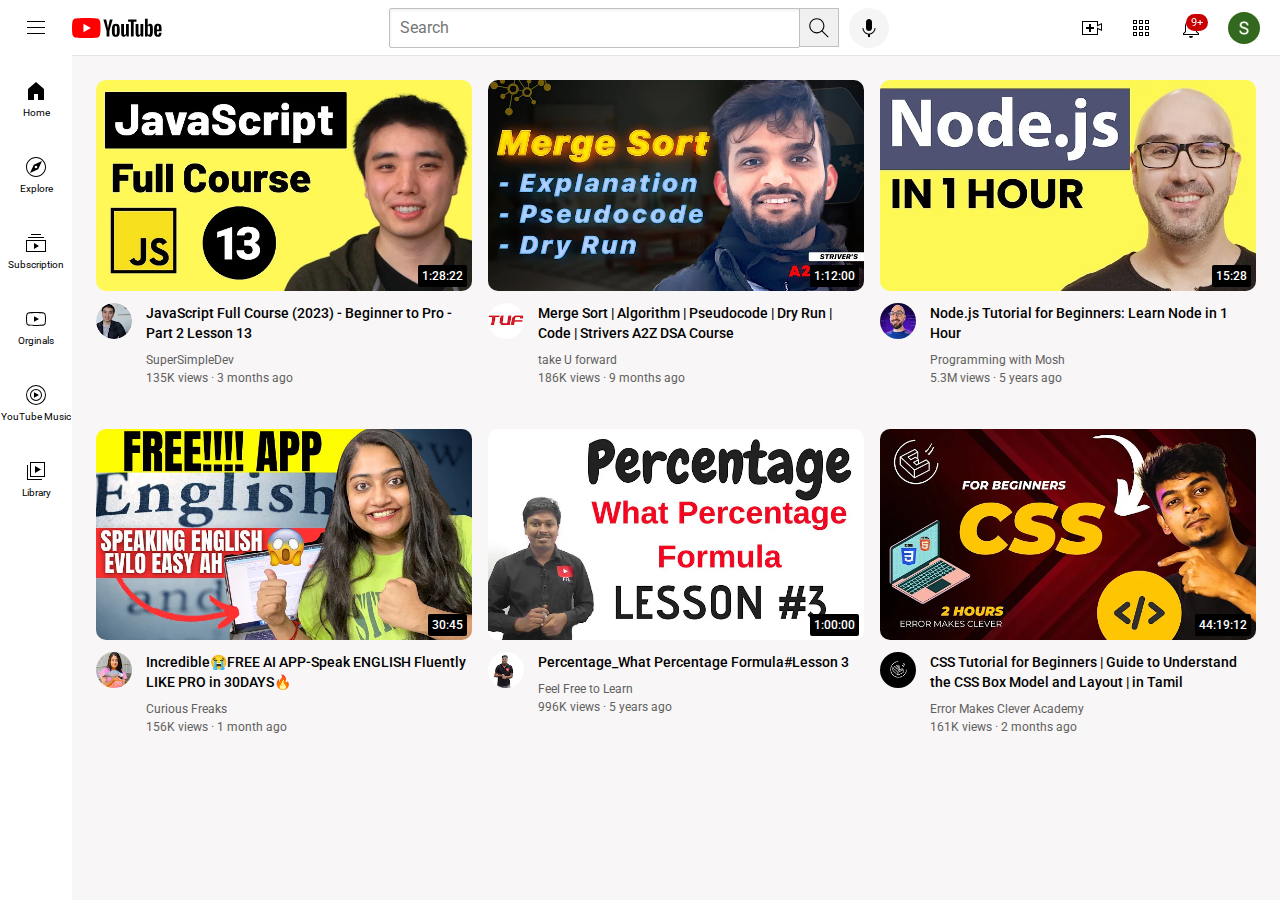
<file: index.html>
<!DOCTYPE html>
<html>
    <head>
        <link rel="preconnect" href="https://fonts.googleapis.com">
        <link rel="preconnect" href="https://fonts.gstatic.com" crossorigin>
        <link href="https://fonts.googleapis.com/css2?family=Roboto:wght@100;300;400;500;700&display=swap" rel="stylesheet"><title>Youtube.com</title>
    <link rel="stylesheet" href="css/genral.css">
    <link rel="stylesheet" href="css/header.css">
    <link rel="stylesheet" href="css/video.css">
    <link rel="stylesheet" href="css/sidebar.css">
    
    </head>
    <body>
        <div class="header"> 
            <div class="left-section">
               <img class="hamburger" src="icons/hamburger.svg">
               <img class="logo" src="icons/youtube-logo.svg">
            </div>
            <div class="middle-section">
                <input class="search-bar" type="text" placeholder="Search">
                <button class="search-button">
                    <img class="search-icon" src="icons/Search.svg">
                    <div class="tooltip">Search</div>
                </button>
                <button class="voice-button">
                    <img class="voice-search" src="icons/voice-search.svg">
                    <div class="tooltip">Search with your voice</div>
                </button>
            </div>
            <div class="right-section">
                <div class="upload-icon-container">
                    <img class="upload-icon" src="icons/upload.svg">
                    <div class="tooltip">create</div>
                </div>
              <div class="youtube-app-icon-container">
                <img class="youtube-app-icon" src="icons/youtube-app.svg">
                <div class="tooltip">YouTube App</div>
              </div>
              
              <div class="notifications-icon-container">
                <img class="notification-icon" src="icons/notification.svg">
                <div class="notification-count">9+</div>
                <div class="tooltip">Notifications</div>
              </div>
              <img class="logo-icon" src="icons/logo.jpg">
            </div>  
        </div>
       <div class="sidebar">
         <div class="sidebar-link">
            <img src="icons/home.svg"><div>Home</div>
         </div>
         <div class="sidebar-link">
            <img src="icons/explore.svg"><div>Explore</div>
         </div>
         <div class="sidebar-link">
            <img src="icons/subscription.svg"><div>Subscription</div>
         </div>
         <div class="sidebar-link">
            <img src="icons/orginals.svg"><div>Orginals</div>
         </div>
         <div class="sidebar-link">
            <img src="icons/youtube-music.svg"><div>YouTube Music</div>
         </div>
         <div class="sidebar-link">
            <img src="icons/library.svg"><div>Library</div>
         </div>

       </div>
       

        <div class="video-grid">
           
            <div class="video-preview">
                <div class="thumbnail-row">
                    <img class="thumbnail" src="Thumbnail/img1.webp">
                    <div class="video-time">1:28:22</div>
                </div>
                <div class="video-info-grid">
                    <div class="channel-picture">
                        <img class="profile-picture" src="Thumbnail/p_1.jpg">
                    </div>
                    <div class="video-info">
                        <p class="title"> JavaScript Full Course (2023) - Beginner to Pro - Part 2 Lesson 13</p> 
                        <p class="channel">SuperSimpleDev</p>
                        <P class="views">135K views &#183; 3 months ago</P>
                    </div>
                </div>
            </div>
            
            <div class="video-preview">
                <div class="thumbnail-row">
                    <img class="thumbnail" src="Thumbnail/img2.webp">
                    <div class="video-time">1:12:00</div>
                </div>
                <div class="video-info-grid">
                    <div class="channel-picture">
                        <img class="profile-picture" src="Thumbnail/logo_2.jpg">
                    </div>
                    <div class="video-info">
                        <p class="title"> Merge Sort | Algorithm | Pseudocode | Dry Run | Code | Strivers A2Z DSA Course</p> 
                        <p class="channel">take U forward</p>
                        <P class="views">186K views &#183; 9 months ago</P>
                    </div>
                </div>
            </div>
        
            <div class="video-preview">
                <div class="thumbnail-row">
                    <img class="thumbnail" src="Thumbnail/img3.webp">
                    <div class="video-time">15:28</div>
                </div>
                <div class="video-info-grid">
                    <div class="channel-picture">
                        <img class="profile-picture" src="Thumbnail/logo_3.jpg">
                    </div>
                    <div class="video-info">
                        <p class="title"> Node.js Tutorial for Beginners: Learn Node in 1 Hour</p> 
                        <p class="channel">Programming with Mosh</p>
                        <P class="views">5.3M views &#183; 5 years ago</P>
                    </div>
                </div>
            </div>
            <div class="video-preview">
                <div class="thumbnail-row">
                    <img class="thumbnail" src="Thumbnail/img5.webp">
                    <div class="video-time">30:45</div>
                </div>
                <div class="video-info-grid">
                    <div class="channel-picture">
                        <img class="profile-picture" src="Thumbnail/logo_5.jpg">
                    </div>
                    <div class="video-info">
                        <p class="title"> Incredible😭FREE AI APP-Speak ENGLISH Fluently LIKE PRO in 30DAYS🔥</p> 
                        <p class="channel">Curious Freaks</p>
                        <P class="views">156K views &#183; 1 month ago</P>
                    </div>
                </div>
            </div>

            <div class="video-preview">
                <div class="thumbnail-row">
                    <img class="thumbnail" src="Thumbnail/img4.webp">
                    <div class="video-time">1:00:00</div>
                </div>
                <div class="video-info-grid">
                    <div class="channel-picture">
                        <img class="profile-picture" src="Thumbnail/logo_4.jpg">
                    </div>
                    <div class="video-info">
                        <p class="title">Percentage_What Percentage Formula#Lesson 3</p> 
                        <p class="channel">Feel Free to Learn</p>
                        <P class="views">996K views &#183; 5 years ago</P>
                    </div>
                </div>
            </div>

            <div class="video-preview">
                <div class="thumbnail-row">
                    <img class="thumbnail" src="Thumbnail/img6.webp">
                    
                    <div class="video-time">44:19:12</div>
                </div>
                <div class="video-info-grid">
                    <div class="channel-picture">
                        <img class="profile-picture" src="Thumbnail/logo_6.jpg">
                    </div>
                    <div class="video-info">
                        <p class="title">CSS Tutorial for Beginners | Guide to Understand the CSS Box Model and Layout | in Tamil</p> 
                        <p class="channel">Error Makes Clever Academy</p>
                        <P class="views">161K views &#183; 2 months ago</P>
                    </div>
                </div>
            </div>
        </div>


    </body>
</html>
</file>
<file: css/genral.css>
p{
    margin-top: 0px;
    margin-bottom: 0px;
    font-family: Roboto,Arial;
}
body{
    margin: 0;
    padding-top: 80px;
    padding-left: 96px;
    padding-right: 24px;
    background-color: rgb(248, 246, 246);
}
</file>
<file: css/header.css>
.header{
    display: flex;
    flex-direction: row;
    height: 55px;
    justify-content: space-between;
    position: fixed;
    top: 0;
    left: 0;
    right: 0;
    background-color: white;
    border-bottom-width: 1px;
    border-bottom-style: solid;
    border-bottom-color: rgb(228,228,228);
    z-index: 100;
 }
 .left-section{
    
    display: flex;
    align-items: center;
 }
 .hamburger{
    height: 24px;
    margin-left: 24px;
    margin-right: 24px;

 }
 .logo{
    height: 20px;
 }
 .middle-section{
    
    flex: 1;
    margin-left: 70px;
    margin-right: 35px;
    max-width: 500px;
    display: flex;
    flex-direction: row;
    align-items: center;
 }
 .search-bar{
   width: 0;
    flex: 1;
    height: 36px;
    padding-left: 10px;
    font-size: 16px;
    border-width: 1px;
    border-style: solid;
    border-color: rgb(192, 192, 192);
    border-radius: 2px;
    box-shadow: inset 1px 2px 3px rgba(0,0,0,0.05);
 }
 
 .search-bar::placeholder{
    font-family: Roboto,Arial;
    font-size: 16px;
 }
 .Search{
   
    height: 25px;
 }
 .search-button{
   height: 39px;
   width: 40px;
   background-color: rgb(240,240,240);
   border-width: 1px;
   border-style: solid;
   border-color: rgb(192, 192, 192);
   margin-left: -1px;
   margin-right: 10px;   
 }
 .search-button,.voice-button,.upload-icon-container,
 .youtube-app-icon-container,
 .notifications-icon-container{
  position: relative;
  display: flex;
  justify-content: center;
  align-items: center;
 }
 .search-button .tooltip,
 .voice-button .tooltip, .upload-icon-container .tooltip,
 .notifications-icon-container .tooltip,
 .youtube-app-icon-container .tooltip {
  position: absolute;
  background-color: gray;
  color: white;
  padding: 4px 8px 4px 8px;
  border-radius: 2px;
  font-size: 12px;
  bottom: -30px;
  opacity: 0;
  transition: opacity 0.15s;
  pointer-events: none;
  white-space: nowrap;
  font-family: Roboto,Arial;
 }
 .search-button:hover .tooltip,
 .voice-button:hover .tooltip, .upload-icon-container:hover .tooltip,
 .notifications-icon-container:hover .tooltip,
 .youtube-app-icon-container:hover .tooltip{
  opacity: 1;
 }
 
 .voice-button{
   height: 40px;
   width: 40px;
   border-radius: 20px;
   border: none;
   background-color: rgb(245,245,245);
    
 }
 .voice-search{
   height: 24px;

  
}
 .right-section{
   margin-right: 20px;
    width: 180px;
    display: flex;
    align-items: center;
   justify-content: space-between;
   flex-shrink: 0;
 }
 .upload-icon{
   height: 24px;
 }
 .youtube-app-icon{
   height: 24px;
 }
 .notification-icon {
  height: 24px;
}

.notifications-icon-container {
  position: relative;
}

.notification-count {
  position: absolute;
  top: -2px;
  right: -5px;
  background-color: rgb(200, 0, 0);
  color: white;
  font-family: Roboto, Arial;
  font-size: 11px;
  padding-left: 5px;
  padding-right: 5px;
  padding-top: 2px;
  padding-bottom: 2px;
  border-radius: 10px;
}
 .logo-icon{
   height: 32px;
   border-radius: 16px;
 }
</file>
<file: css/video.css>
.video-grid{
    display: grid;
    grid-template-columns: 1fr 1fr 1fr;
    column-gap: 16px;
    row-gap: 40px;
}
.thumbnail-row{
    margin-bottom: 8px;
   position: relative;
}
.thumbnail{
    width: 100%;
    border-radius: 10px;
}
.video-info-grid{
    display: grid;
    grid-template-columns: 50px 1fr ;
}
.profile-picture{
    width: 36px;
    border-radius:50px;
}
.title{
    font-size: 14px;
    font-weight: 500;
    line-height: 20px;
    margin-bottom: 10px;
}
.channel,.views{
    font-size:12px;
    color: rgb(96, 96, 96);
    margin-bottom: 4px;
 }
 .video-time{
    font-family: Roboto,Arial;
    font-size: 12px;
    font-weight: 500;
    padding: 4px 4px 4px 4px;
    border-radius: 2px;
    background-color: black;
    color: white;
    position: absolute;
    bottom: 8px;
    right: 5px;
 }
</file>
<file: css/sidebar.css>
.sidebar{
    position: fixed;
    left: 0;
    bottom: 0;
    top: 55px;
    background-color: white;
    width: 72px;
    z-index: 200;
    padding-top: 5px;
   }
.sidebar-link{
    display: flex;
    height: 76px;
    justify-content: center;
    align-items: center;
    flex-direction: column;
    cursor: pointer;
}
.sidebar-link:hover{
    background-color: rgb(235,235,235);
}
.sidebar-link img{
    height: 24px;
   margin-bottom: 4px; 
}
.sidebar-link div{
    font-family: Roboto,Arial;
    font-size: 10px;
}
</file>
